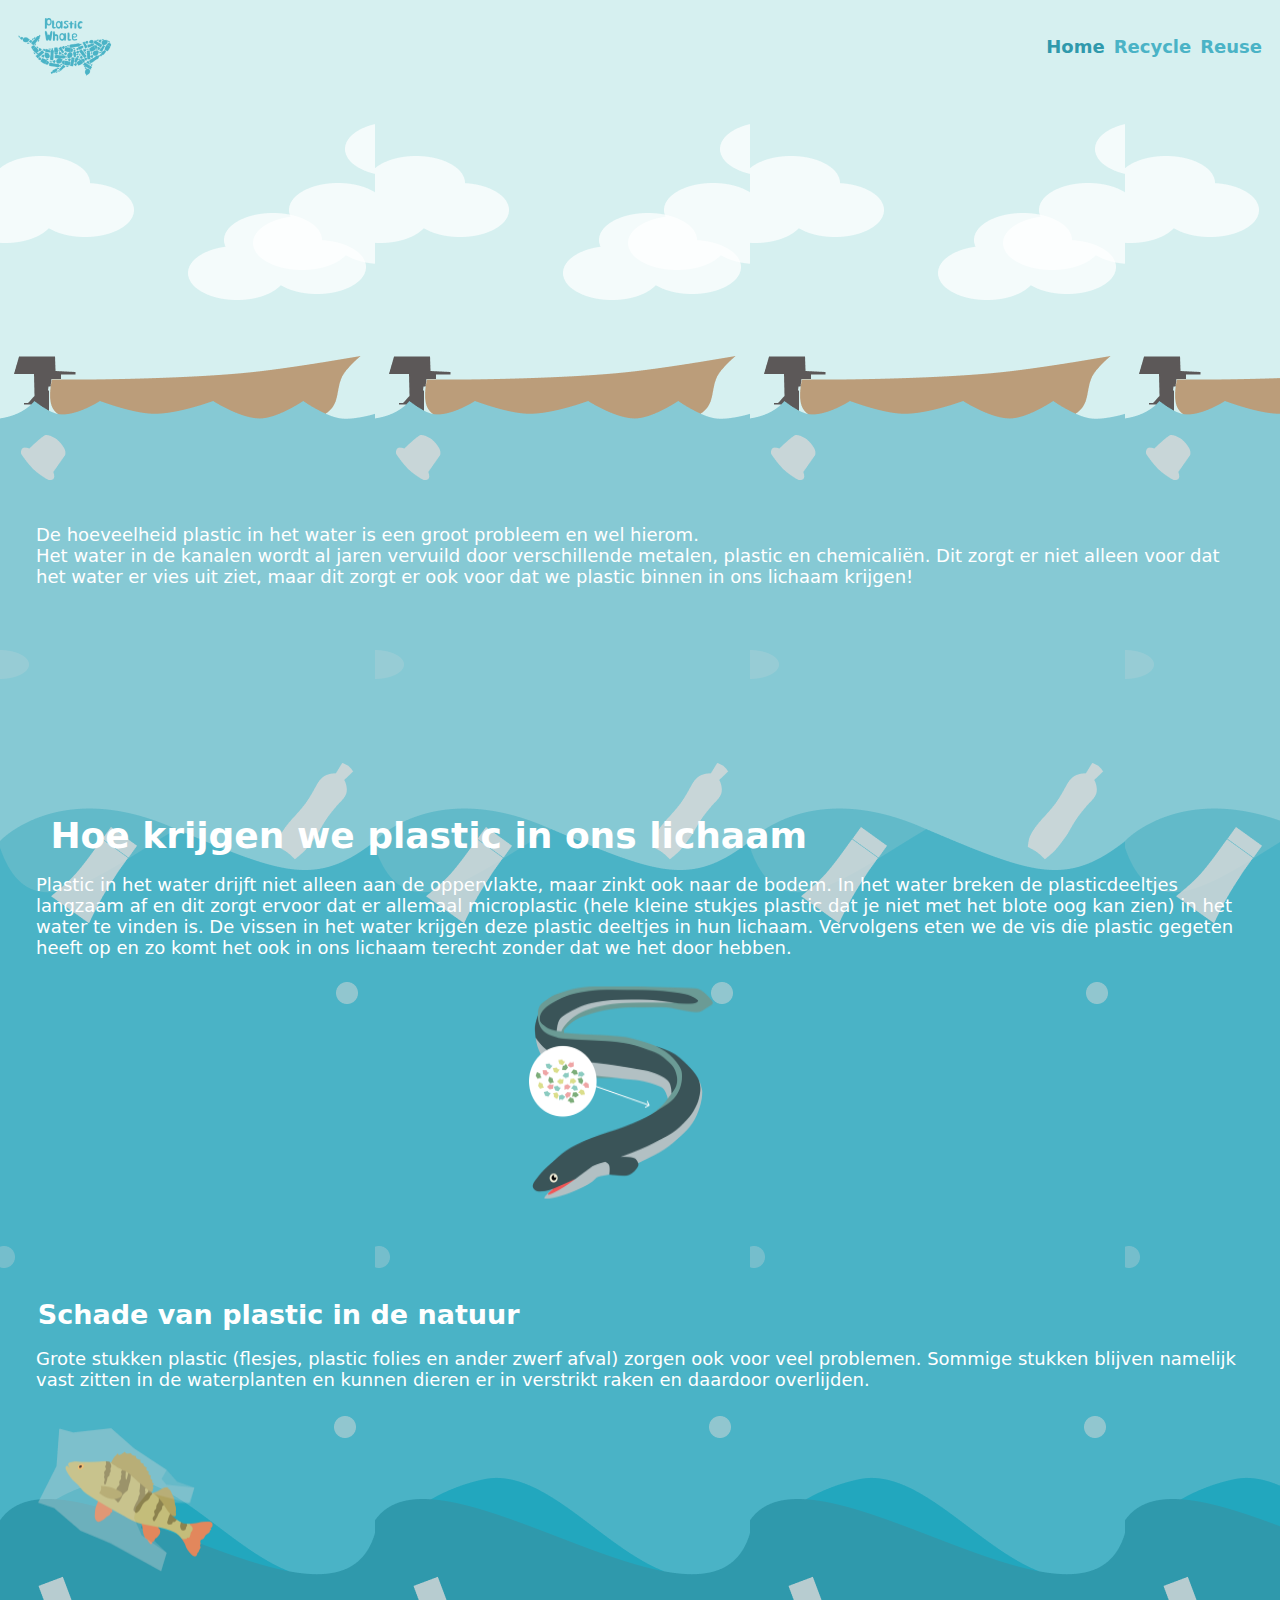
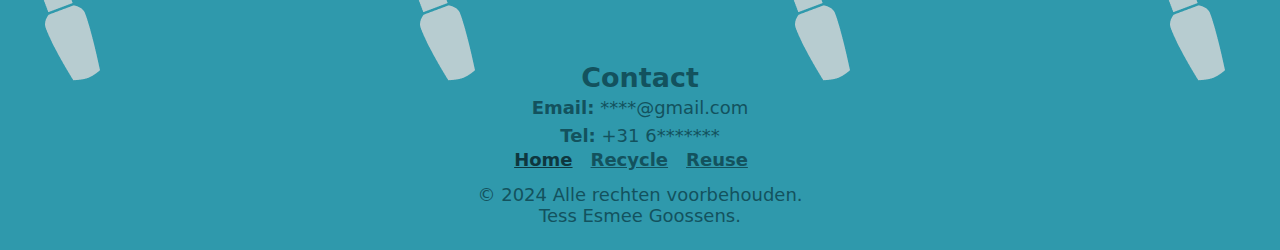
<file: index.html>
<!DOCTYPE html>
<html lang="en">
    <head>
        <meta charset="UTF-8">
        <meta name="viewport" content="width=device-width, initial-scale=1.0">
        <link rel="stylesheet" href="./css/algemene.css">
        <title>Plastic Whale</title>
    </head>
    
    <body class="home">
        <header>
            <img src="./img/logo.png" alt="Logo van Plastic whale">
            <nav>
                <ul>
                    <li><a class="active_page" href="./index.html">Home</a></li>
                    <li><a href="./recycle.html">Recycle</a></li>
                    <li><a href="./reuse.html">Reuse</a></li>
                </ul>
            </nav>
        </header>

        <main>
            <div class="first-paragraph">
                <p>De hoeveelheid plastic in het water is een groot probleem en wel hierom. <br>Het water in de kanalen wordt al jaren vervuild door verschillende metalen, plastic en chemicaliën. Dit zorgt er niet alleen voor dat het water er vies uit ziet, maar dit zorgt er ook voor dat we plastic binnen in ons lichaam krijgen!</p>
            </div>

            <section class="content-plastic-in-lichaam">
                <h1>Hoe krijgen we plastic in ons lichaam</h1>
                <p>Plastic in het water drijft niet alleen aan de oppervlakte, maar zinkt ook naar de bodem. In het water breken de plasticdeeltjes langzaam af en dit zorgt ervoor dat er allemaal microplastic (hele kleine stukjes plastic dat je niet met het blote oog kan zien) in het water te vinden is. De vissen in het water krijgen deze plastic deeltjes in hun lichaam. Vervolgens eten we de vis die plastic gegeten heeft op en zo komt het ook in ons lichaam terecht zonder dat we het door hebben.</p>
            </section>

            <img class="img-paling" src="./img/paling_met_microplastic.png" alt="Illustratie van een paling met microplastic in zen buik.">

            <section class="content-plastic-schade">
                <h2>Schade van plastic in de natuur</h2>
                <p>Grote stukken plastic (flesjes, plastic folies en ander zwerf afval) zorgen ook voor veel problemen. Sommige stukken blijven namelijk vast zitten in de waterplanten en kunnen dieren er in verstrikt raken en daardoor overlijden.</p>
                <img class="img-vis-vast" src="./img/vis_vast_in_plastic.png" alt="Illustratie van een vis die vast zit in een plastic tasje.">
            </section>
        </main>

        <footer>
            <section>
                <h2>Contact</h2>
                <p><b>Email:</b> ****@gmail.com</p>
                <p><b>Tel:</b> +31 6*******</p>
            </section>

            <nav>
                <ul>
                    <li><a class="active_page" href="./index.html">Home</a></li>
                    <li><a href="./recycle.html">Recycle</a></li>
                    <li><a href="./reuse.html">Reuse</a></li>
                </ul>
            </nav>

            <div>
                <p>&copy; 2024 Alle rechten voorbehouden. <br>Tess Esmee Goossens.</p>
            </div>
        </footer>
    </body>
</html>
</file>
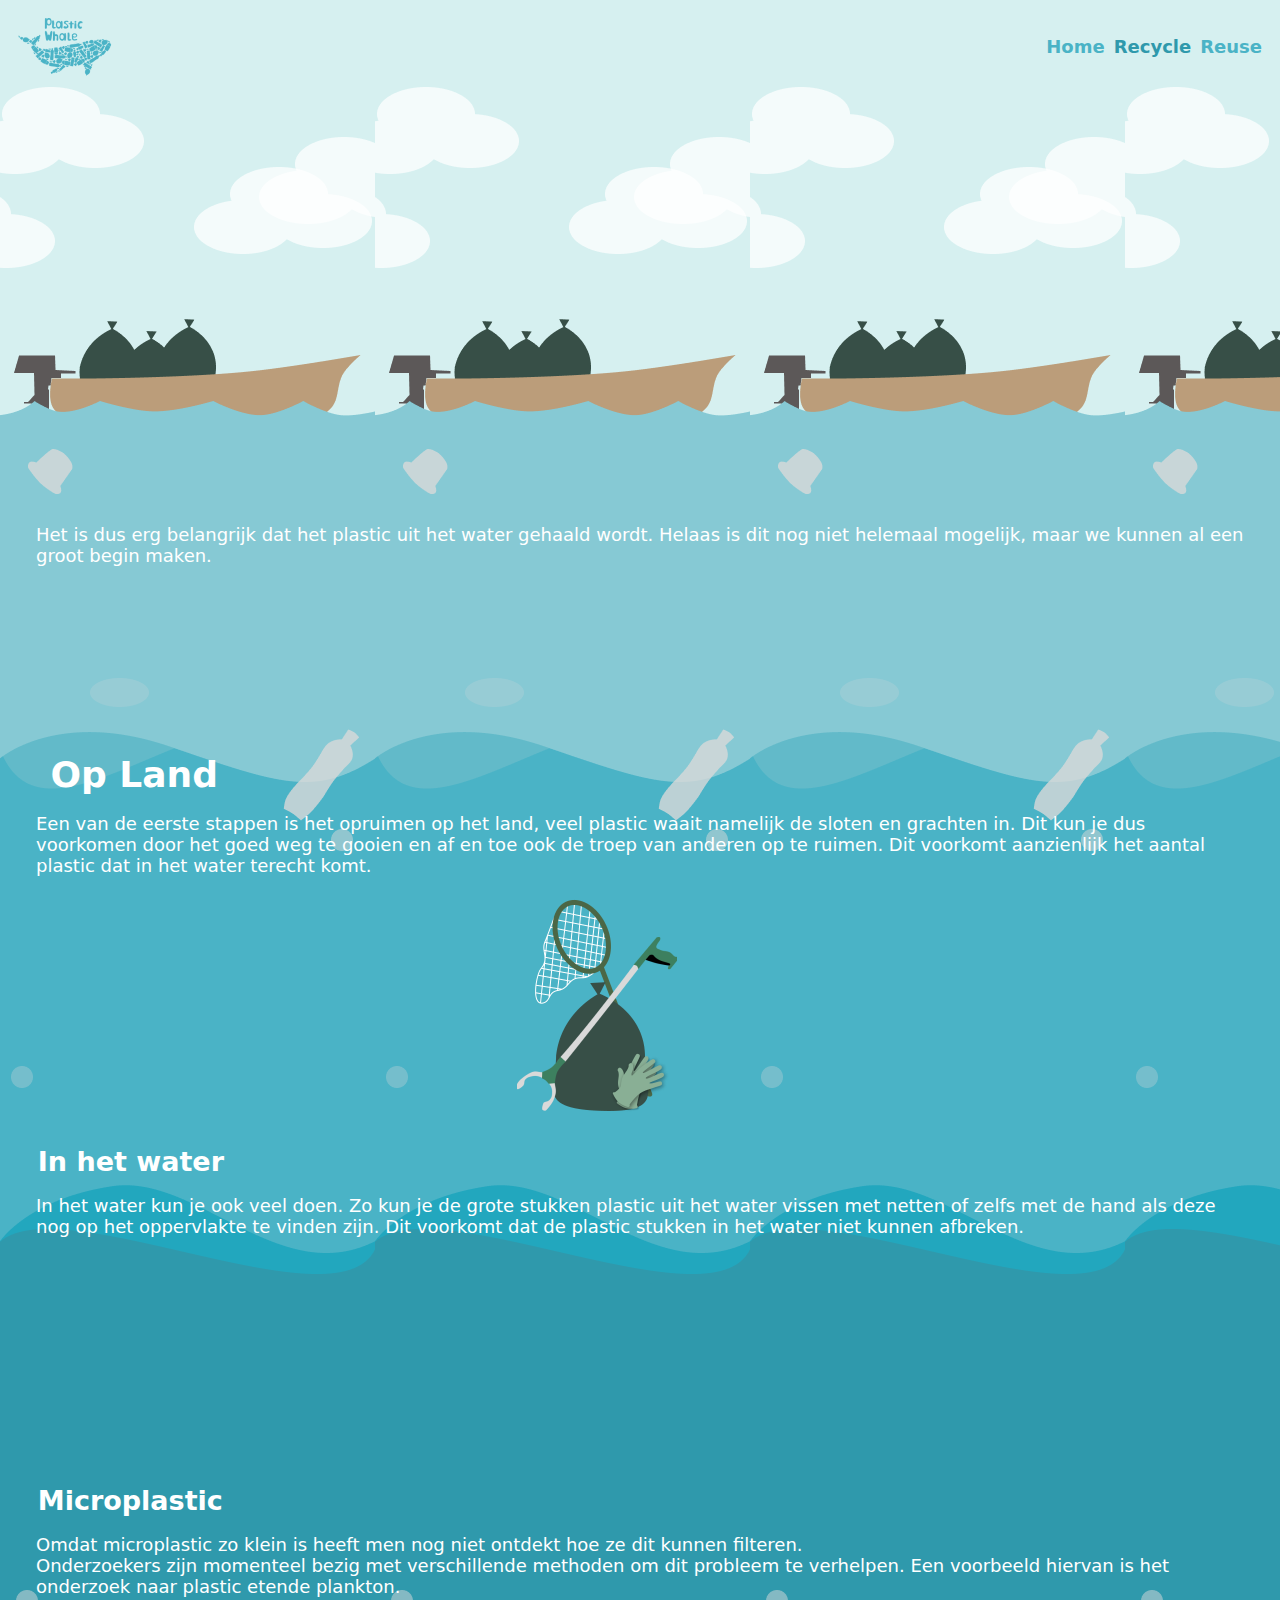
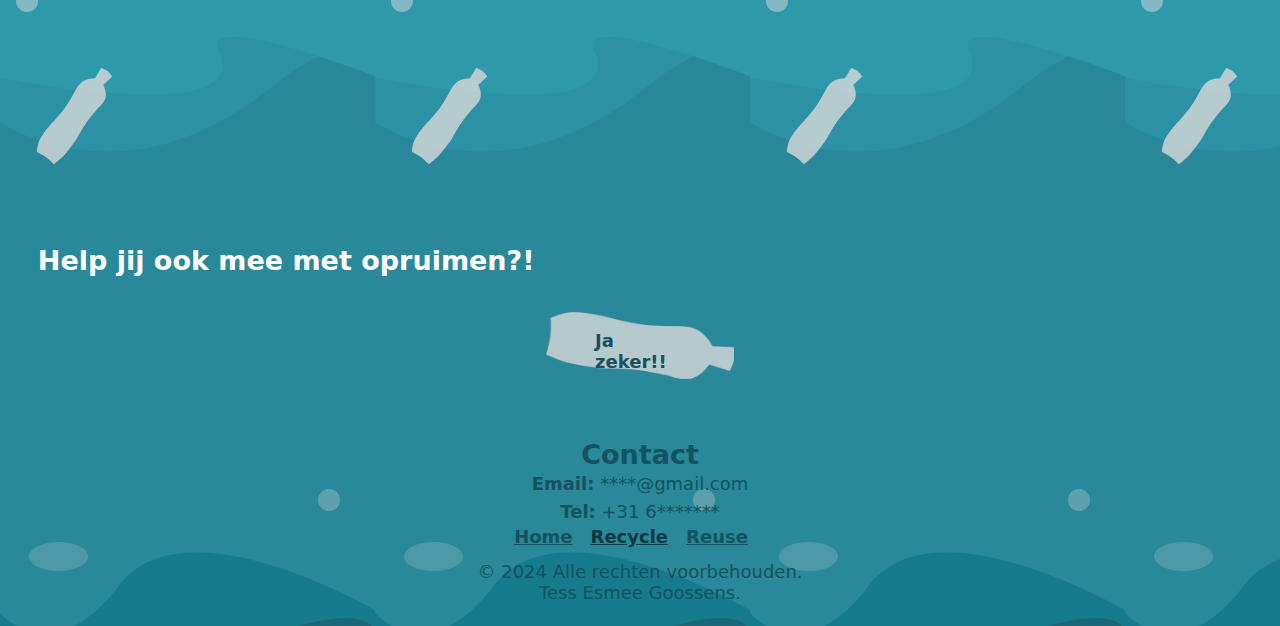
<file: recycle.html>
<!DOCTYPE html>
<html lang="en">
    <head>
        <meta charset="UTF-8">
        <meta name="viewport" content="width=device-width, initial-scale=1.0">
        <link rel="stylesheet" href="./css/algemene.css">
        <title>Plastic Whale</title>
    </head>
    
    <body class="recycle">
        <header>
            <img src="./img/logo.png" alt="Logo van Plastic whale">
            <nav>
                <ul>
                    <li><a href="./index.html">Home</a></li>
                    <li><a class="active_page" href="./recycle.html">Recycle</a></li>
                    <li><a href="./reuse.html">Reuse</a></li>
                </ul>
            </nav>
        </header>

        <main>
            <div class="first-paragraph">
                <p>Het is dus erg belangrijk dat het plastic uit het water gehaald wordt. Helaas is dit nog niet helemaal mogelijk, maar we kunnen al een groot begin maken.</p>
            </div>

            <section class="content-op-land">
                <h1>Op Land</h1>
                <p>Een van de eerste stappen is het opruimen op het land, veel plastic waait namelijk de sloten en grachten in. Dit kun je dus voorkomen door het goed weg te gooien en af en toe ook de troep van anderen op te ruimen. Dit voorkomt aanzienlijk het aantal plastic dat in het water terecht komt.</p>
            </section>

            <img class="img-opruim-tools" src="./img/opruim_tools.png" alt="Illustratie van opruim gereedschap">
            
            <section class="content-in-het-water">
                <h2>In het water</h2>
                <p>In het water kun je ook veel doen. Zo kun je de grote stukken plastic uit het water vissen met netten of zelfs met de hand als deze nog op het oppervlakte te vinden zijn. Dit voorkomt dat de plastic stukken in het water niet kunnen afbreken.</p>
            </section>

            <section class="content-microplastic">
                <h2>Microplastic</h2>
                <p>Omdat microplastic zo klein is heeft men nog niet ontdekt hoe ze dit kunnen filteren. <br>Onderzoekers zijn momenteel bezig met verschillende methoden om dit probleem te verhelpen. Een voorbeeld hiervan is het onderzoek naar plastic etende plankton.</p>
            </section>

            <section class="call-to-action">
                <h2>Help jij ook mee met opruimen?!</h2>
                <a class="button">Ja zeker!!</a>
            </section>
        </main>
    
        <footer>
            <section>
                <h2>Contact</h2>
                <p><b>Email:</b> ****@gmail.com</p>
                <p><b>Tel:</b> +31 6*******</p>
            </section>
            
            <nav>
                <ul>
                    <li><a href="./index.html">Home</a></li>
                    <li><a class="active_page" href="./recycle.html">Recycle</a></li>
                    <li><a href="./reuse.html">Reuse</a></li>
                </ul>
            </nav>

            <div>
                <p>&copy; 2024 Alle rechten voorbehouden. <br>Tess Esmee Goossens.</p>
            </div>
        </footer>
    </body>
</html>
</file>
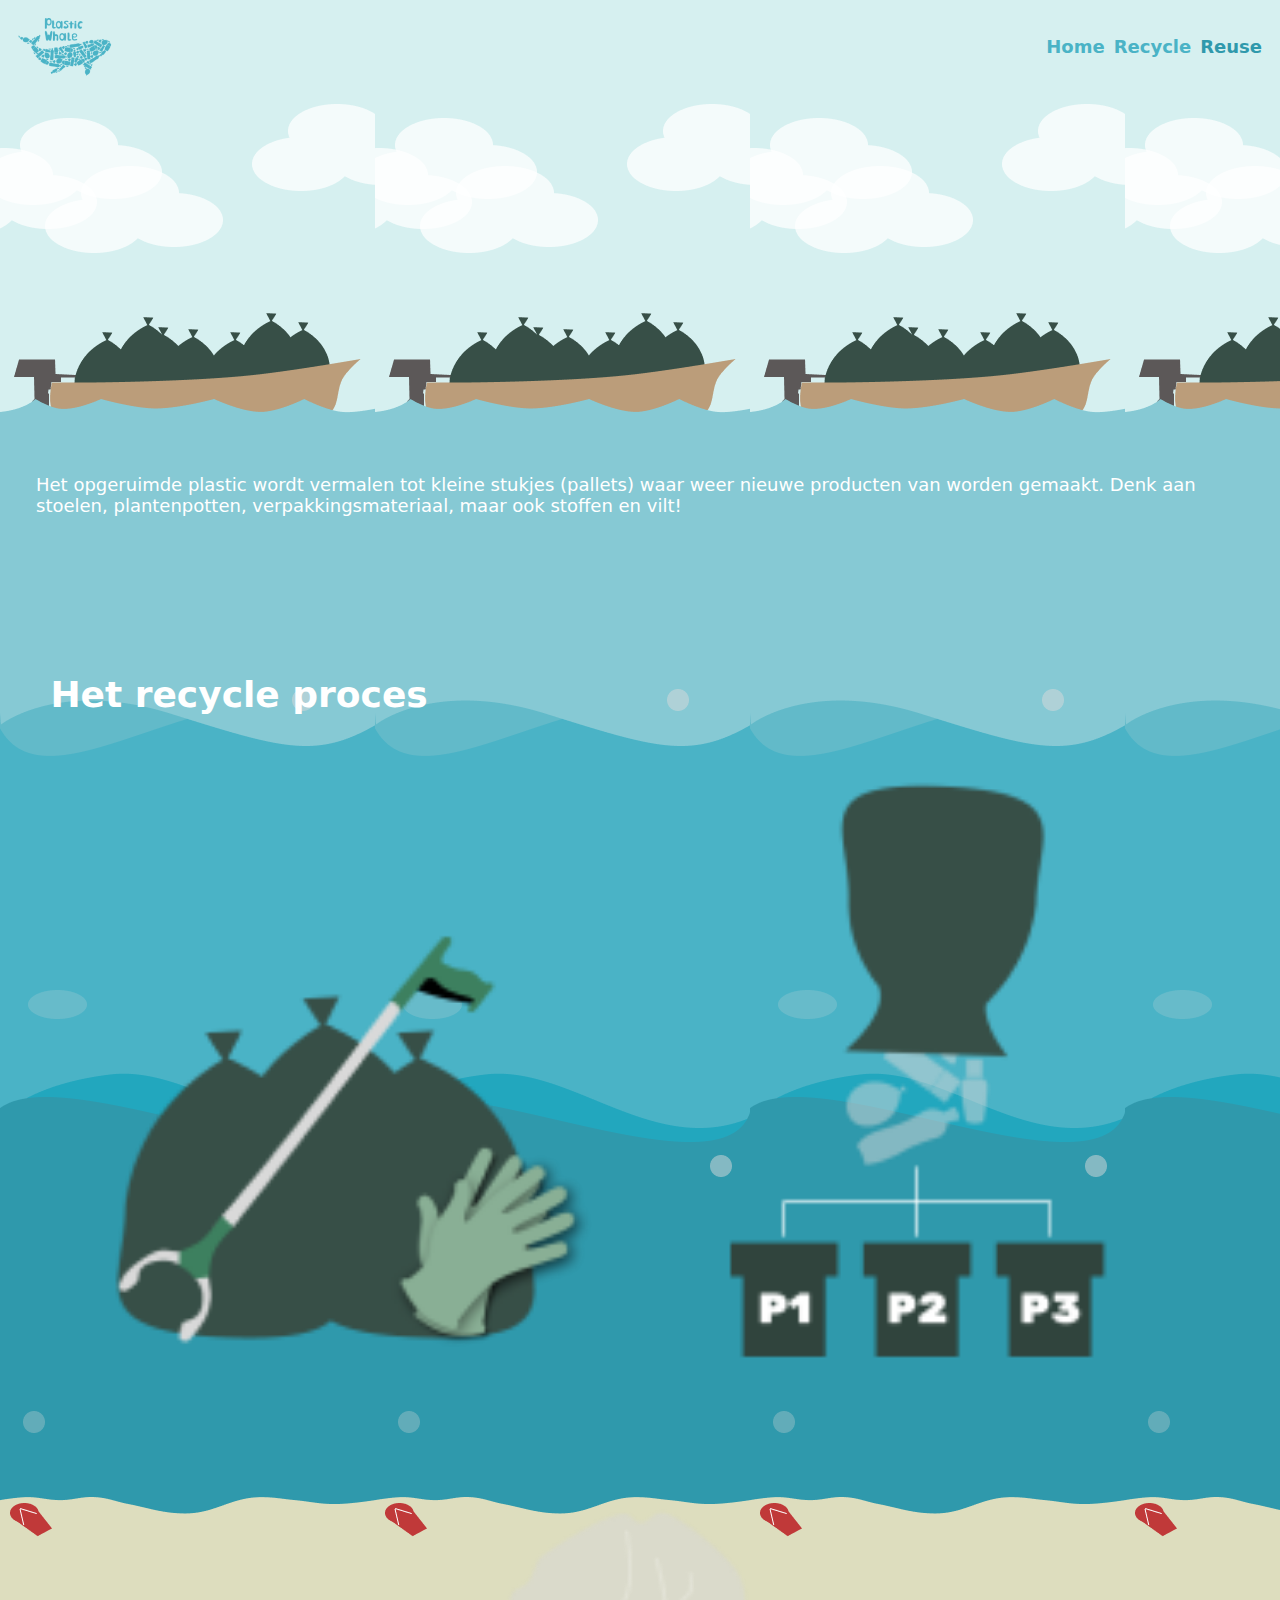
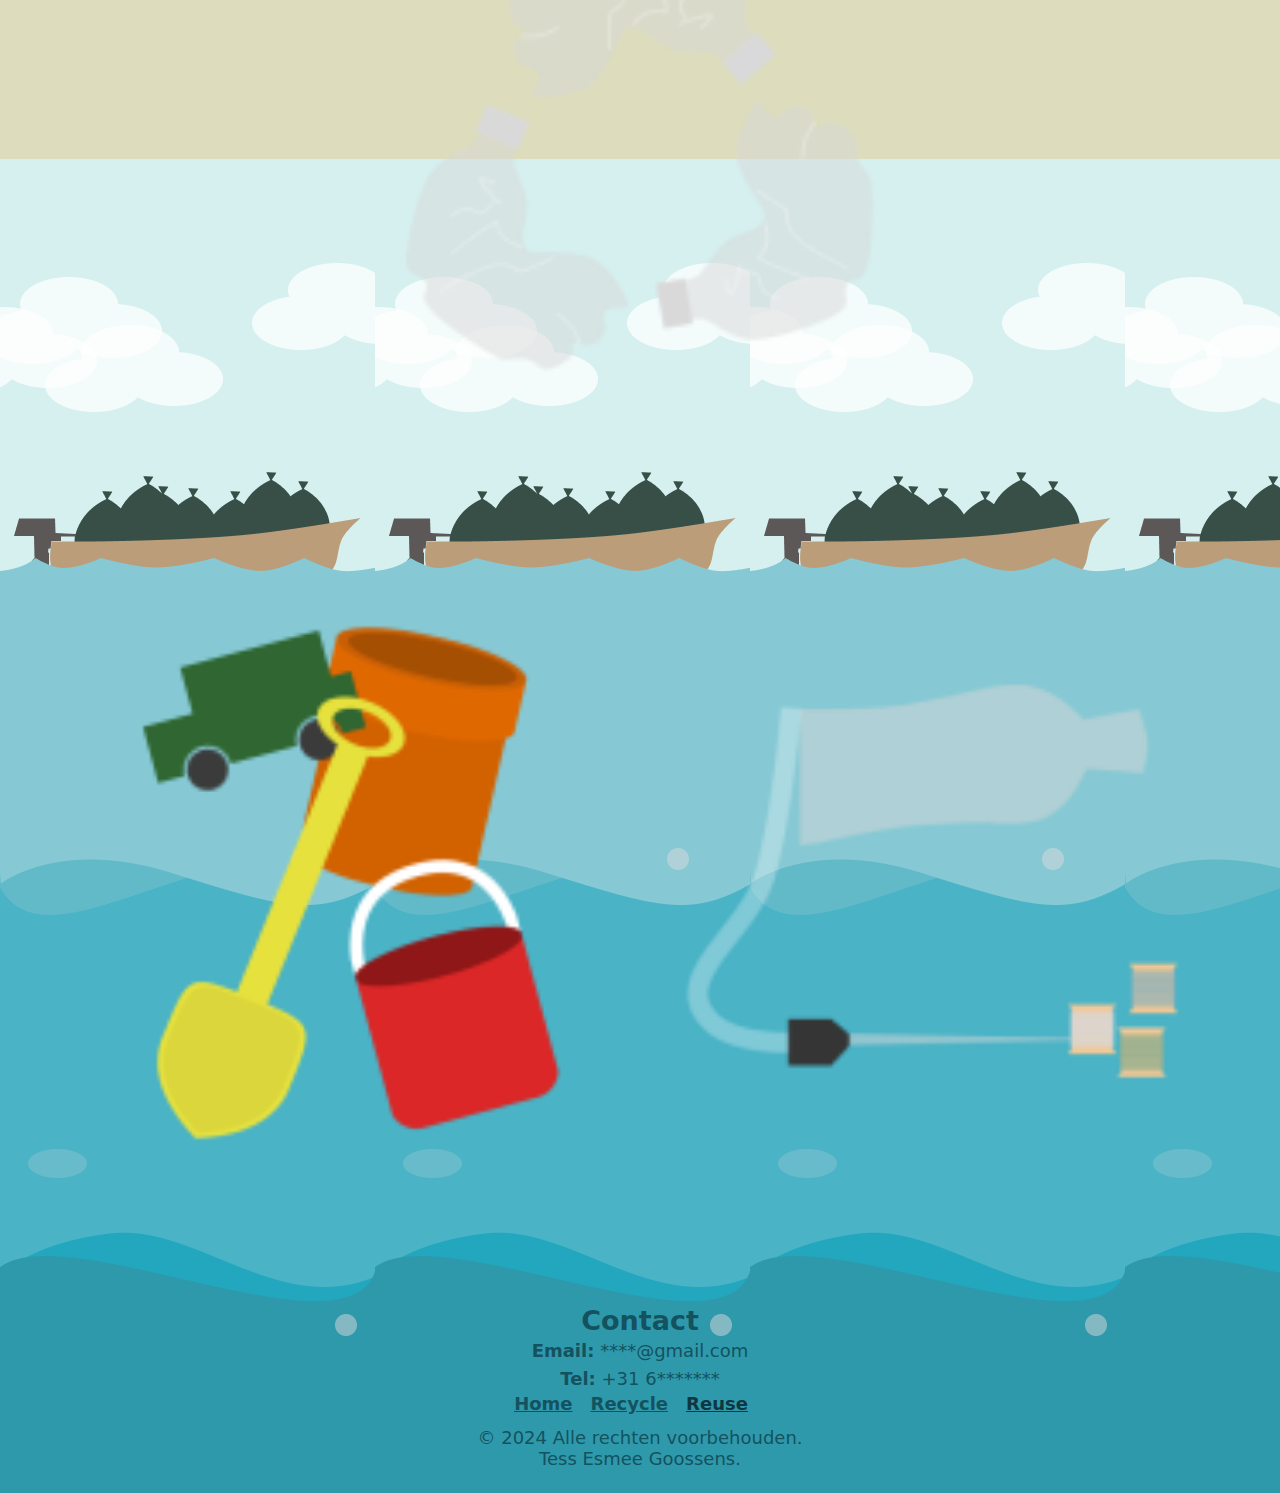
<file: reuse.html>
<!DOCTYPE html>
<html lang="en">
    <head>
        <meta charset="UTF-8">
        <meta name="viewport" content="width=device-width, initial-scale=1.0">
        <link rel="stylesheet" href="./css/algemene.css">
        <title>Plastic Whale</title>
    </head>
    
    <body class="reuse">
        <header>
            <img src="./img/logo.png" alt="Logo van Plastic whale">
            <nav>
                <ul>
                    <li><a href="./index.html">Home</a></li>
                    <li><a href="./recycle.html">Recycle</a></li>
                    <li><a class="active_page" href="./reuse.html">Reuse</a></li>
                </ul>
            </nav>
        </header>

        <main>
            <div class="first-paragraph-reuse">
                <p>Het opgeruimde plastic wordt vermalen tot kleine stukjes (pallets) waar weer nieuwe producten van worden gemaakt. Denk aan stoelen, plantenpotten, verpakkingsmateriaal, maar ook stoffen en vilt!</p>
            </div>

            <section class="content-recycle-process">
                <h1>Het recycle proces</h1>
                <img class="img-recycle-process" src="./img/recycle_steps.png" alt="Illustratie van het recycle proces. Stap 1: Het verzamelen van plastic. Stap 2: Het sorteren van plastic op soort en kleur. Stap 3: Het omsmelten van het plastic naar een handzamer formaat. Stap 4: Het maken van een nieuw product.">
            </section>
        </main>

        <footer>
            <section>
                <h2>Contact</h2>
                <p><b>Email:</b> ****@gmail.com</p>
                <p><b>Tel:</b> +31 6*******</p>
            </section>
            
            <nav>
                <ul>
                    <li><a href="./index.html">Home</a></li>
                    <li><a href="./recycle.html">Recycle</a></li>
                    <li><a class="active_page" href="./reuse.html">Reuse</a></li>
                </ul>
            </nav>

            <div>
                <p>&copy; 2024 Alle rechten voorbehouden. <br>Tess Esmee Goossens.</p>
            </div>
        </footer>
    </body>
</html>
</file>
<file: css/algemene.css>
body {
    margin: 0 ;
    font-size: 18px;
    font-family: system-ui, -apple-system, BlinkMacSystemFont, 'Segoe UI', Roboto, sans-serif;
    color: #ffffff;
}

p {
    margin: 0;
    padding: 1em 2em;
}

h1, h2 {
    margin: 0;
    padding: 0 1.4em;
}

main img {
    display: block;
    width: 100%;
    margin: 0;
    padding: 0;
}

.first-paragraph{
    margin-top: 430px;
}


/*  Header  */
header {
    display: flex;
    justify-content: space-between; /* Space between logo and nav */
    width: 100vw;
    background-color: #D6F0F0;
    padding-top: 1em;
}

header img{
    padding-left: 1em;
}


/*  Footer  */
footer {
    margin-top: 60px;
    margin-bottom: 10px;
    display: flex;
    flex-direction: column;
    justify-content: center; /* Center vertically */
    align-items: center; /* Center horizontally */
    text-align: center;
    color: #13525E;
}

footer p{
    padding: 0.2em;
}

footer div {
    margin: 10px 0; /* Adds some spacing between the divs */
}

/*  footer Nav  */
footer nav ul{
    margin: 0;
    gap: 1em;
}

footer nav a {
    text-decoration: underline;
    font-weight: bold;
    color: #13525E;
}

footer nav a:visited {
    color: #13525E;
}

footer nav a.active_page {
    color: #0e373f; /* Highlight active page */
}


/*  Nav  */
nav {
    padding-right: 1em;
}

nav ul {
    display: flex;
    flex-direction: row;
    justify-content: flex-end;
    gap: 0.5em;
    list-style: none;
    padding: 0;
}

nav a {
    text-decoration: none;
    font-weight: bold;
    color: #4AB3C6;
}

nav a:visited {
    color: #4AB3C6;
}

nav a.active_page {
    color: #2F99AC; /* Highlight active page */
}


/*  Home  */
.home{
    background-image: url(../img/background_home.png);
}

.img-paling{
    height: 233px;
    width: 217px;
    margin-left: 40%;
}

.content-plastic-in-lichaam{
    margin-top: 210px;
}

.content-plastic-schade{
    margin-top: 90px;
}

.img-vis-vast{
    height: 194px;
    width: 178px;
    margin-left: 2em;
}


/*  Recycle  */
.recycle{
    background-image: url(../img/background_recycle.png);
}

.content-op-land{
    margin-top: 170px;
}

.img-opruim-tools{
    height: 222px;
    width: 170px;
    margin-left: 40%;
}

.content-in-het-water{
    margin-top: 30px;
}

.content-microplastic{
    margin-top: 230px;
}

.call-to-action{
    margin-top: 230px;
    display: flex;
    justify-content: center;
    flex-direction: column;
}

.button {
    display: inline-block; 
    padding: 1em 2.7em; 
    margin-top: 2em;
    color: #13525E; 
    font-weight: bold;
    text-decoration: none; 
    background-image: url('../img/bottle_button.png'); 
    background-size: cover;
    width: 5em;
    height: 1.7em;
    margin: 2em auto 0 auto
}

.button:visited {
    color: #13525E;
}

.button:active {
    transform: scale(0.80); /* Shrinks the button slightly */
}


/*  Reuse  */
.reuse{
    background-image: url(../img/background_reuse.png);
}

.first-paragraph-reuse{
    margin-top: 380px;
}

.content-recycle-process{
    margin-top: 140px;
    margin-bottom: 115px;
}
</file>
